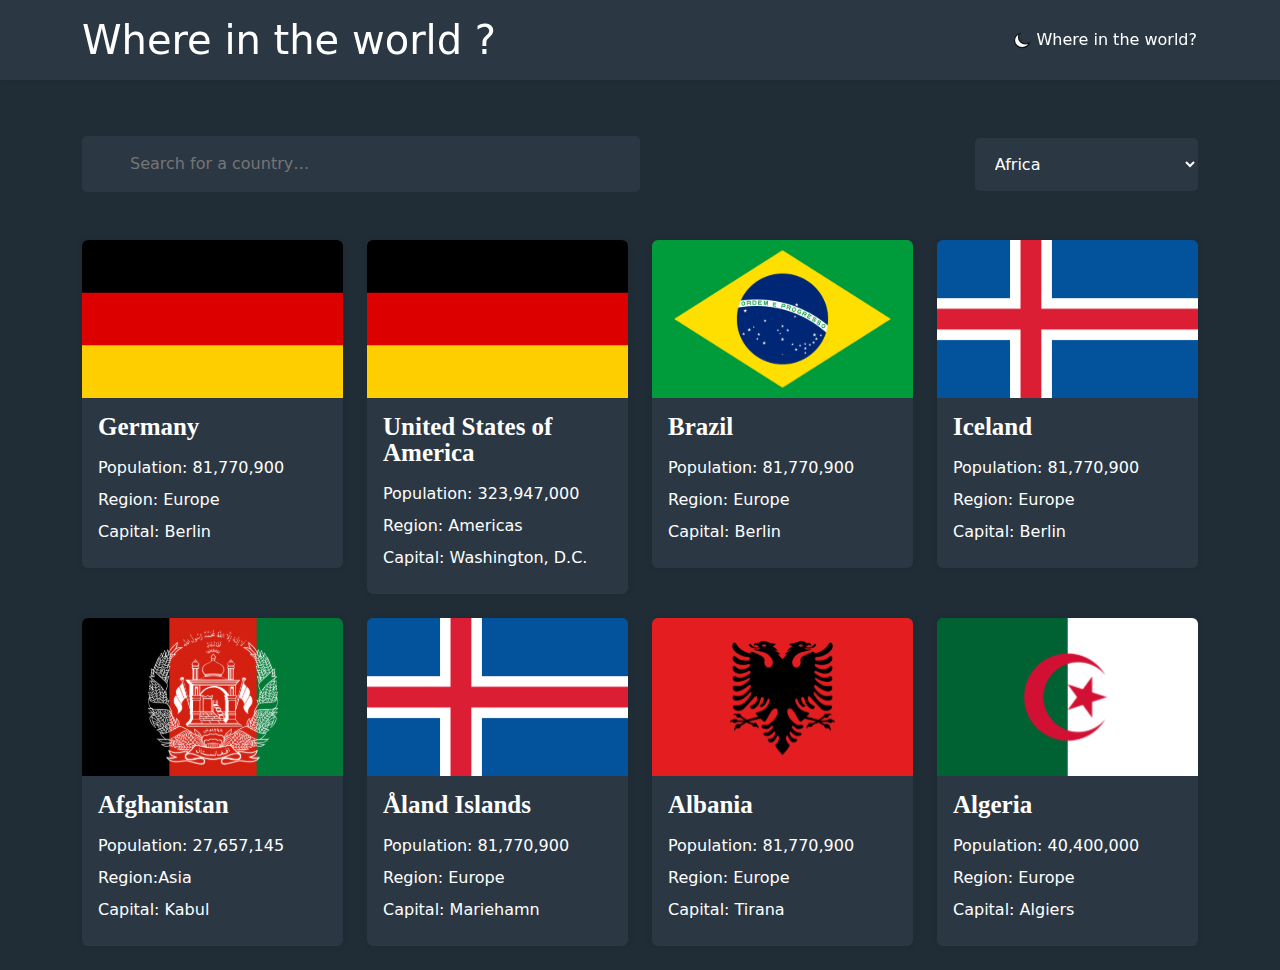
<file: index.html>
<!DOCTYPE html>
<html lang="en">

<head>
    <meta charset="UTF-8">
    <meta http-equiv="X-UA-Compatible" content="IE=edge">
    <meta name="viewport" content="width=device-width, initial-scale=1.0">
    <link rel="stylesheet" href="./bootstrap.min.css">
    <link rel="stylesheet" href="./css/main.css">

    <title>flag</title>
</head>

<body class="dark">
    <header class="header pt-3 pb-3">
        <div class="container">
            <div class="header__box d-flex align-items-center justify-content-between">
                <h1 class="header__title">
                    Where in the world ?
                </h1>
                <button class="header__button btn p-0">
                    <img src="./images/luna.svg" alt="">
                    Where in the world?
</button>
            </div>
        </div>
    </header>
    <main class="main">
        <section class="hero pt-3 pb-5">
            <div class="container">
                <form action="https://echo.htmlacademy.ru/courses" method="post">
                    <div class="hero__formbox d-flex align-items-center justify-content-between ">
                        <label class=" ">
    <input class="hero__input p-3 ps-5 border-0" type="search" name="search" placeholder="Search for a country…">
</label>
                        <select class="select p-3 border-0" name="select" id="">
    <option value="Africa">Africa</option>
    <option value="America">America</option>
    <option value="Asia">Asia</option>
    <option value="Europe">Europe</option>
    <option value="Oceania">Oceania</option>
</select>
                    </div>
                </form>
            </div>
        </section>
        <section class="flag">
            <div class="container">
                <div class="row  ">
                    <div class="col-sm-12 col-md-6 col-lg-3">
                        <div class="col_box mb-4">
                            <a href="country.html" class=" text-decoration-none" target="_blank">
                                <img src="./images/1280px-Flag_of_Germany.svg.svg" alt="germaniya" class="col__img w-100">
                                <div class="colbox__text p-3    ">
                                    <strong class="col__strong d-block  pb-3 ">
                                    Germany
                                 </strong>
                                    <a href="#" class="col__link pb-2 d-block text-decoration-none ">Population: 81,770,900</a>
                                    <a href="#" class="col__link pb-2 d-block text-decoration-none ">Region: Europe</a>
                                    <a href="#" class="col__link pb-2 d-block text-decoration-none ">Capital: Berlin</a>
                                </div>
                            </a>
                        </div>
                    </div>
                    <div class="col-sm-12 col-md-6 col-lg-3">
                        <div class="col_box mb-4">
                            <img src="./images/1280px-Flag_of_Germany.svg.svg" alt="germaniya" class="col__img w-100">
                            <div class="colbox__text p-3    ">
                                <strong class="col__strong d-block  pb-3 ">
                                    United States of America
                                 </strong>
                                <a href="#" class="col__link pb-2 d-block text-decoration-none ">Population: 323,947,000</a>
                                <a href="#" class="col__link pb-2 d-block text-decoration-none ">Region: Americas</a>
                                <a href="#" class="col__link pb-2 d-block text-decoration-none ">Capital: Washington, D.C.</a>
                            </div>
                        </div>
                    </div>
                    <div class="col-sm-12 col-md-6 col-lg-3">
                        <div class="col_box mb-4">
                            <img src="./images/brazil.svg" alt="Brazil" class="col__img w-100">
                            <div class="colbox__text p-3    ">
                                <strong class="col__strong d-block  pb-3 ">
                                    Brazil
                                 </strong>
                                <a href="#" class="col__link pb-2 d-block text-decoration-none ">Population: 81,770,900</a>
                                <a href="#" class="col__link pb-2 d-block text-decoration-none ">Region: Europe</a>
                                <a href="#" class="col__link pb-2 d-block text-decoration-none ">Capital: Berlin</a>
                            </div>
                        </div>
                    </div>
                    <div class="col-sm-12 col-md-6 col-lg-3">
                        <div class="col_box mb-4">
                            <img src="./images/iceland.svg" alt="Iceland" class="col__img w-100">
                            <div class="colbox__text p-3    ">
                                <strong class="col__strong d-block  pb-3 ">
                                    Iceland
                                 </strong>
                                <a href="#" class="col__link pb-2 d-block text-decoration-none ">Population: 81,770,900</a>
                                <a href="#" class="col__link pb-2 d-block text-decoration-none ">Region: Europe</a>
                                <a href="#" class="col__link pb-2 d-block text-decoration-none ">Capital: Berlin</a>
                            </div>
                        </div>
                    </div>
                    <div class="col-sm-12 col-md-6 col-lg-3">
                        <div class="col_box mb-4">
                            <img src="./images/afganistan.svg" alt="Afghanistan" class="col__img w-100">
                            <div class="colbox__text p-3    ">
                                <strong class="col__strong d-block  pb-3 ">
                                    Afghanistan
                                 </strong>
                                <a href="#" class="col__link pb-2 d-block text-decoration-none ">Population: 27,657,145</a>
                                <a href="#" class="col__link pb-2 d-block text-decoration-none ">Region:Asia </a>
                                <a href="#" class="col__link pb-2 d-block text-decoration-none ">Capital: Kabul </a>
                            </div>
                        </div>
                    </div>
                    <div class="col-sm-12 col-md-6 col-lg-3">
                        <div class="col_box mb-4">
                            <img src="./images/iceland.svg" alt="Islands" class="col__img w-100">
                            <div class="colbox__text p-3    ">
                                <strong class="col__strong d-block  pb-3 ">
                                    Åland Islands
                                 </strong>
                                <a href="#" class="col__link pb-2 d-block text-decoration-none ">Population: 81,770,900</a>
                                <a href="#" class="col__link pb-2 d-block text-decoration-none ">Region: Europe</a>
                                <a href="#" class="col__link pb-2 d-block text-decoration-none ">Capital: Mariehamn</a>
                            </div>
                        </div>
                    </div>
                    <div class="col-sm-12 col-md-6 col-lg-3">
                        <div class="col_box mb-4">
                            <img src="./images/albaniya.svg" alt="Albania" class="col__img w-100">
                            <div class="colbox__text p-3    ">
                                <strong class="col__strong d-block pb-3 ">
                                    Albania
                                 </strong>
                                <a href="#" class="col__link pb-2 d-block text-decoration-none ">Population: 81,770,900</a>
                                <a href="#" class="col__link pb-2 d-block text-decoration-none ">Region: Europe</a>
                                <a href="#" class="col__link pb-2 d-block text-decoration-none ">Capital: Tirana</a>
                            </div>
                        </div>
                    </div>
                    <div class="col-sm-12 col-md-6 col-lg-3">
                        <div class="col_box mb-4">
                            <img src="./images/algeriya.svg" alt="algeriya" class="col__img w-100">
                            <div class="colbox__text p-3    ">
                                <strong class="col__strong d-block  pb-3 ">
                                    Algeria
                                 </strong>
                                <a href="#" class="col__link pb-2 d-block text-decoration-none ">Population: 40,400,000</a>
                                <a href="#" class="col__link pb-2 d-block text-decoration-none ">Region: Europe</a>
                                <a href="#" class="col__link pb-2 d-block text-decoration-none ">Capital:  Algiers</a>
                            </div>
                        </div>
                    </div>
                </div>
            </div>
        </section>


    </main>





















    <script src="./main.js"></script>
</body>

</html>
</file>
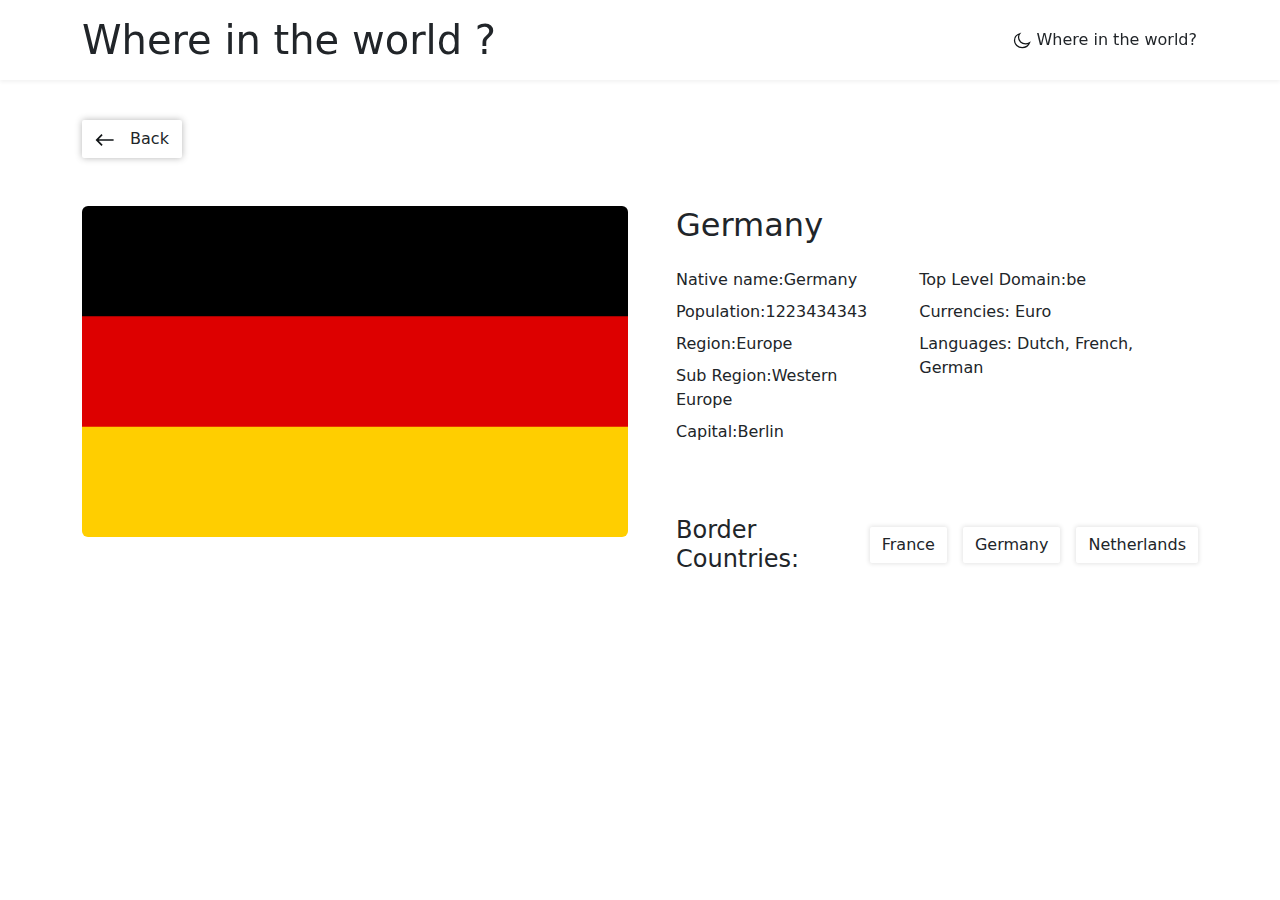
<file: country.html>
<!DOCTYPE html>
<html lang="en">

<head>
    <meta charset="UTF-8">
    <meta http-equiv="X-UA-Compatible" content="IE=edge">
    <meta name="viewport" content="width=device-width, initial-scale=1.0">
    <link rel="stylesheet" href="./bootstrap.min.css">
    <link rel="stylesheet" href="./css/main.css">

    <title>country germany</title>
</head>

<body>
    <header class="header pt-3 pb-3">
        <div class="container">
            <div class="header__box d-flex align-items-center justify-content-between">
                <h1 class="header__title">
                    Where in the world ?
                </h1>
                <button class="header__button btn p-0">
                    <img src="./images/luna.svg" alt="">
                    Where in the world?
</button>
            </div>
        </div>
    </header>
    <main>
        <section class="section_germany">
            <div class="container">
                <div class="germany_box">
                    <a href="index.html" class="btn button_germany d-inline-block">
                        <img src="./icons/Shape.svg" alt="shape" class="btn__img"> Back
                    </a>

                    <div class="row">
                        <div class=" col-sm-12 col-md-12 col-lg-6">
                            <div class="col6__box pt-5">
                                <img src="./images/1280px-Flag_of_Germany.svg.svg" alt="germany" class="germany_img w-100 ">
                            </div>
                        </div>
                        <div class="col-6">
                            <div class="col6__box pt-5">
                                <h2 class="title_germamy ms-4 mb-4">
                                    Germany
                                </h2>
                                <div class="ul__box d-flex justify-content-between">

                                    <ul class="germany__item ms-4 ">
                                        <li class="germany_list mb-2">
                                            <a href="#" class="germany__link text-decoration-none ">Native name:Germany</a>

                                        </li>
                                        <li class="germany_list mb-2">
                                            <a href="#" class="germany__link text-decoration-none">Population:1223434343</a>
                                        </li>
                                        <li class="germany_list mb-2">
                                            <a href="#" class="germany__link text-decoration-none ">Region:Europe</a>
                                        </li>
                                        <li class="germany_list mb-2">
                                            <a href="#" class="germany__link text-decoration-none ">Sub Region:Western Europe </a>
                                        </li>
                                        <li class="germany_list mb-2">
                                            <a href="#" class="germany__link  text-decoration-none">Capital:Berlin</a>
                                        </li>
                                    </ul>
                                    <ul class="germany__item ms-4 ">
                                        <li class="germany_list mb-2">
                                            <a href="#" class="germany__link  text-decoration-none">Top Level Domain:be </a>
                                        </li>
                                        <li class="germany_list mb-2">
                                            <a href="#" class="germany__link  text-decoration-none">Currencies: Euro </a>
                                        </li>
                                        <li class="germany_list mb-2">
                                            <a href="#" class="germany__link  text-decoration-none">Languages: Dutch, French, German</a>
                                        </li>
                                    </ul>
                                </div>

                                <div class="btn__box  pt-5 ms-4">
                                    <div class="germany__text">
                                        <h2 class="btn__title fs-4 me-3 d-block">
                                            Border Countries:
                                        </h2>
                                    </div>
                                    <div class="germany__buttons d-flex d-flex align-items-center">
                                        <button class="btn footer_btn btn-outline-light  ">France</button>
                                        <button class="btn footer_btn btn-outline-light ms-3 me-3 ">Germany</button>
                                        <button class="btn footer_btn btn-outline-light ">Netherlands</button>
                                    </div>

                                </div>
                            </div>
                        </div>
                    </div>
                </div>
            </div>
        </section>
    </main>








    <script src="./main.js"></script>
</body>

</html>
</file>
<file: css/main.css>
h1,
h2,
h3,
p {
    margin: 0;
    padding: 0;
}

body {
    box-sizing: border-box;
    margin: 0;
    padding: 0;
    background-color: var(--bodybg);
}

.dark {
    --bodybg: #202C36;
    --bgcolor: #2B3844;
    --color: #fff;
    --cardbg: #2B3844;
    --cardcolor: #FFFFFF;
}

.hero__formbox {
    padding-top: 120px;
}

.select {
    background-color: var(--cardcolor);
    background: var(--cardbg);
    color: var(--cardcolor);
    width: 20%;
    border-radius: 5px;
}

label {
    width: 50%;
}

.hero__input {
    width: 100%;
    background-image: url('../images/search.svg');
    background-position-y: 50%;
    background-position-x: 30px;
    background-repeat: no-repeat;
}

.hero__input {
    background-color: var(--cardcolor);
    background: var(--cardbg);
    border-radius: 5px;
    color: var(--cardcolor);
}

.header {
    background-color: var(--bgcolor);
    background: var(--cardbg);
    box-shadow: 0px 2px 4px rgba(0, 0, 0, 0.0562443);
    position: fixed;
    opacity: 1;
    width: 100%;
    color: var(--color);
}

.header__button {
    color: black;
    color: var(--cardcolor);
}

.col_box {
    background-color: var(--cardcolor);
    background: var(--cardbg);
    border-radius: 6px;
    box-shadow: 0px 0px 7px 2px rgba(0, 0, 0, 0.0294384);
}

.col__img {
    border-radius: 6px 6px 0px 0px;
}

.col__strong {
    font-family: Nunito Sans;
    font-style: normal;
    font-weight: 800;
    font-size: 25px;
    line-height: 26px;
    color: var(--cardcolor);
}

.col__link {
    color: var(--cardcolor);
}

@media only screen and (max-width: 570px) {
    .hero__formbox {
        flex-wrap: wrap;
    }
    label {
        display: block;
        width: 100%;
        padding-bottom: 50px;
        font-size: 14px;
    }
    .select {
        display: block;
        justify-content: start;
        width: 50%;
        font-size: 14px;
    }
    .header__title {
        font-size: 16px;
    }
    .header__button {
        width: 43%;
        font-size: 12px;
    }
    .col_box {
        margin-bottom: 30px;
    }
}

.section_germany {
    padding-top: 120px;
}

.button_germany {
    display: flex;
    align-items: center;
    box-shadow: 0px 0px 7px rgba(0, 0, 0, 0.293139);
    border-radius: 2px;
    background: var(--bgcolor);
    color: var(--color);
}

.btn__img {
    margin-right: 11px;
}

.germany_img {
    border-radius: 6px;
}

.germany__item {
    list-style-type: none;
    padding-left: 0;
}

.title_germamy {
    color: var(--cardcolor);
}

.germany__link {
    color: var(--cardcolor);
}

.btn__box {
    display: flex;
}

.btn__title {
    color: var(--color);
}

.footer_btn {
    box-shadow: 0px 0px 4px 1px rgba(0, 0, 0, 0.104931);
    border-radius: 2px;
    border: 0;
    color: var(--color);
    background: var(--cardbg);
}

@media only screen and (max-width: 570px) {
    .header {
        width: 100%;
    }
    .section_germany {
        padding-top: 90px;
    }
    .button_germany {
        width: 100px;
    }
    .btn__img {
        margin-right: 5px;
    }
    .ul__box {
        flex-wrap: wrap;
        width: 100%;
        display: block;
    }
    .germany__item {
        width: 100%;
        margin-bottom: 50px;
    }
    .germany_img {
        width: 100%;
    }
    .btn__box {
        width: 100%;
        display: inline-block;
        padding: 20px 0;
    }
    .germany__text {
        width: 100%;
        display: inline-block;
    }
    .germany__buttons {
        width: 100%;
        display: inline-block;
    }
    .btn__title {
        font-style: 14px;
        margin-bottom: 15px;
    }
}
</file>
